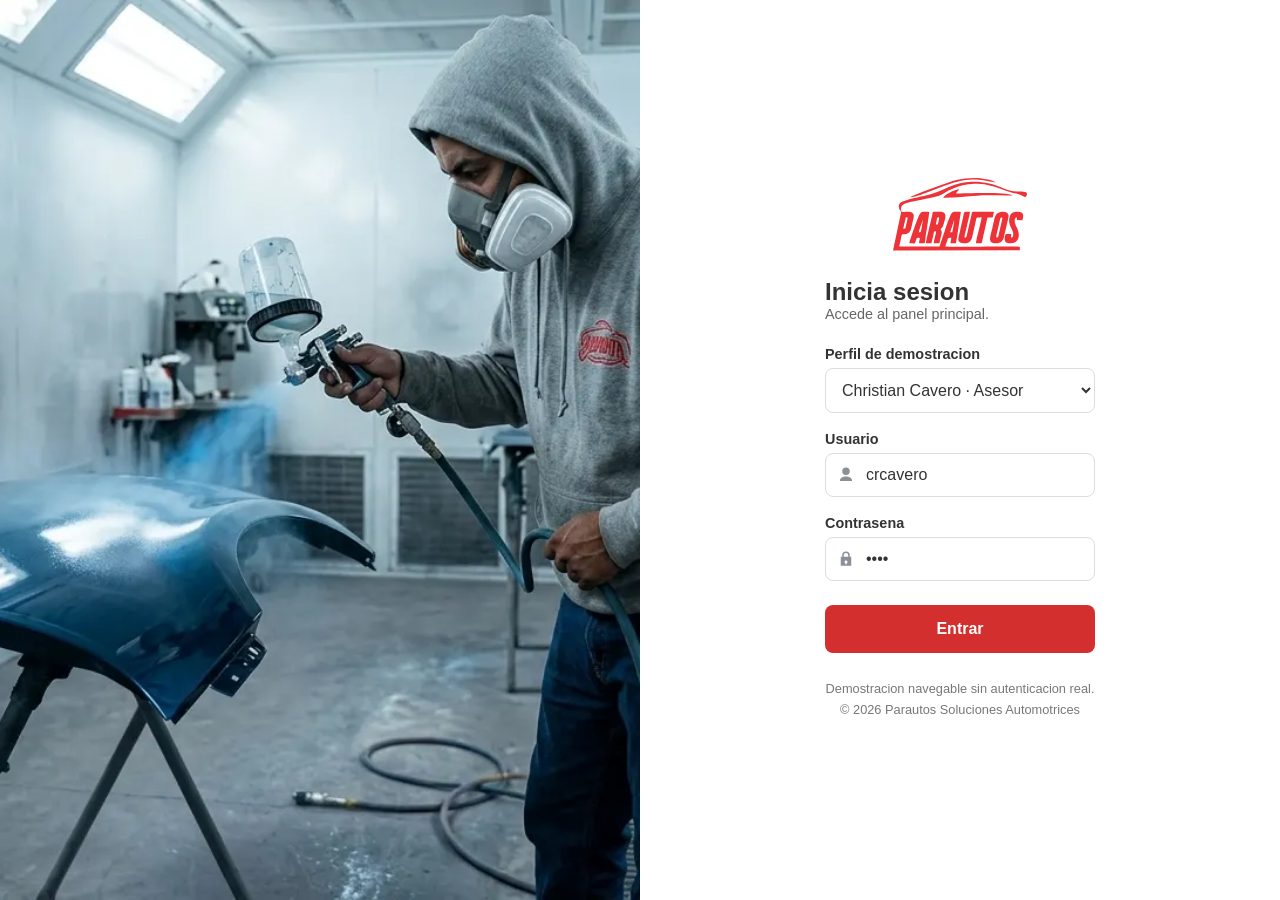
<file: index.html>
<!DOCTYPE html>
<html lang="es">
<head>
  <meta charset="UTF-8">
  <meta name="viewport" content="width=device-width, initial-scale=1.0, viewport-fit=cover">
  <title>Iniciar Sesion - PARAUTOS</title>
  <link rel="stylesheet" href="css/login.css">
</head>
<body>
  <div class="login-page">
    <div class="left-panel"><div class="left-shade"></div><div class="mobile-brand"><img src="assets/logo_parautos.svg" alt="PARAUTOS"></div></div>
    <div class="right-panel"><div class="login-box">
      <div class="desktop-brand"><div class="placeholder-logo"><img src="assets/logo_parautos.svg" height="80" alt="PARAUTOS"></div></div>
      <h2>Inicia sesion</h2><p class="lead">Accede al panel principal.</p>
      <form id="demoLogin">
        <div class="form-group"><label for="demoProfile">Perfil de demostracion</label><select id="demoProfile"><option value="crcavero">Christian Cavero · Asesor</option><option value="camaya">Carlos Amaya · Administrador</option></select></div>
        <div class="form-group"><label for="username">Usuario</label><div class="field-control"><svg class="field-icon" viewBox="0 0 24 24" aria-hidden="true"><path d="M12 12a5 5 0 1 0 0-10 5 5 0 0 0 0 10Zm0 2c-4.42 0-8 2.24-8 5v1h16v-1c0-2.76-3.58-5-8-5Z"/></svg><input type="text" id="username" value="crcavero" placeholder="Usuario" autocomplete="username" required></div></div>
        <div class="form-group"><label for="password">Contrasena</label><div class="field-control"><svg class="field-icon" viewBox="0 0 24 24" aria-hidden="true"><path d="M17 9V7a5 5 0 0 0-10 0v2H5v12h14V9h-2Zm-8-2a3 3 0 0 1 6 0v2H9V7Zm3 7a2 2 0 0 1 1 3.73V19h-2v-1.27A2 2 0 0 1 12 14Z"/></svg><input type="password" id="password" value="demo" placeholder="Contrasena" autocomplete="current-password" required></div></div>
        <button type="submit" class="btn-submit">Entrar</button>
      </form>
      <div class="footer"><p>Demostracion navegable sin autenticacion real.</p><p>&copy; 2026 Parautos Soluciones Automotrices</p></div>
    </div></div>
  </div>
  <script>
    const profiles={camaya:{id:1,idRol:1,nombres:'Carlos Amaya',nombreUsuario:'camaya',correo:'admin@parautos.pe',activo:true},crcavero:{id:2,idRol:2,nombres:'Christian Cavero',nombreUsuario:'crcavero',correo:'ccavero@parautos.pe',activo:true}};
    const profile=document.querySelector('#demoProfile'),username=document.querySelector('#username');
    profile.onchange=()=>username.value=profile.value;
    document.querySelector('#demoLogin').onsubmit=event=>{event.preventDefault();const selected=profiles[profile.value]||profiles.crcavero;localStorage.setItem('parautos-apf2-user',JSON.stringify(selected));localStorage.setItem('parautos-apf2-show-pending-alert','true');location.href='panel.html'};
  </script>
</body>
</html>
</file>
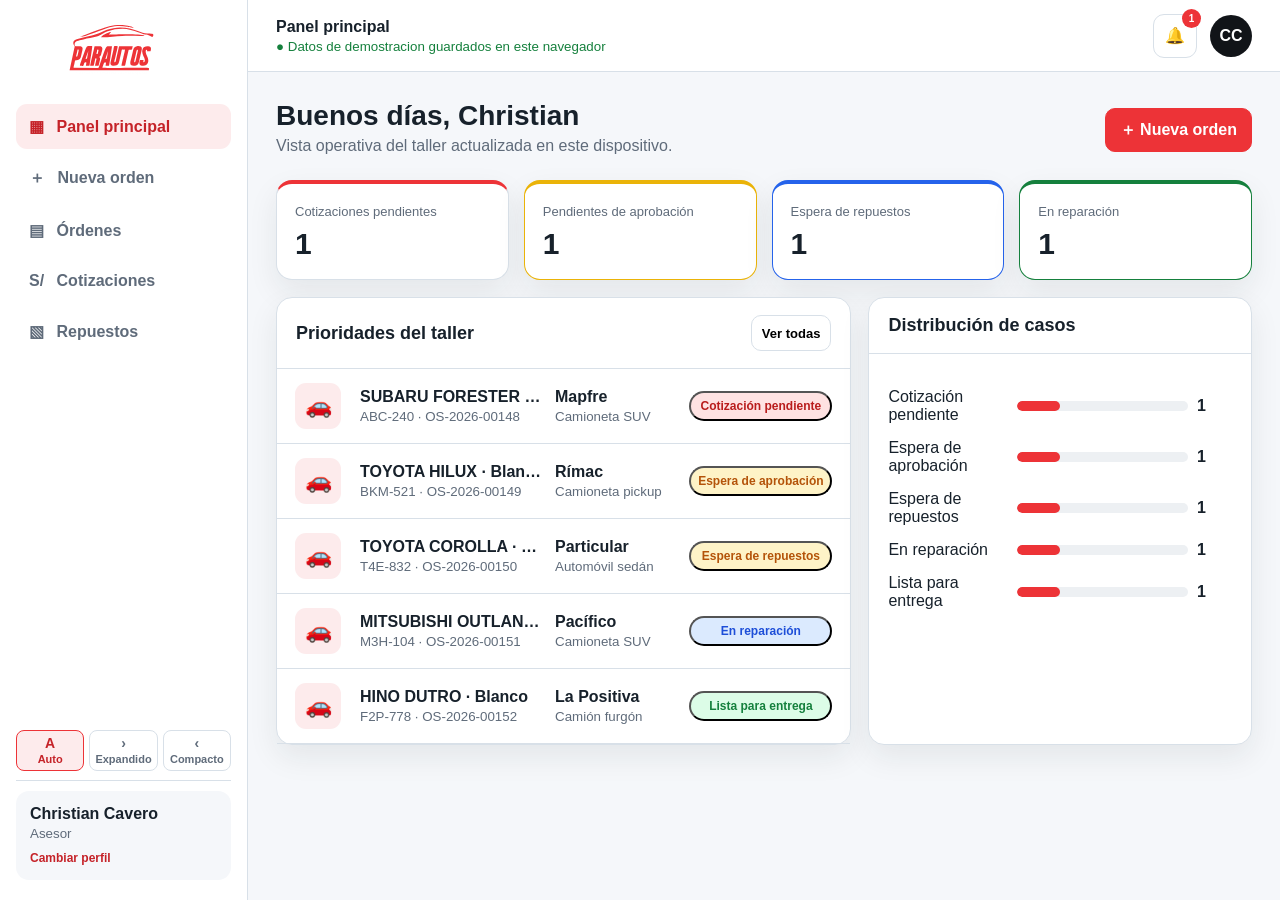
<file: panel.html>
<!doctype html><html lang="es"><head><meta charset="utf-8"><meta name="viewport" content="width=device-width,initial-scale=1,viewport-fit=cover"><meta name="theme-color" content="#fff"><title>PARAUTOS · Taller</title><link rel="stylesheet" href="styles.css"></head><body>
<div class="app-shell"><aside class="sidebar" id="appNav"><div class="sidebar-brand-row"><a class="brand" href="#dashboard"><img src="assets/logo_parautos.svg" alt="PARAUTOS"></a></div><nav><button data-route="dashboard" title="Panel principal">▦ <span>Panel principal</span></button><button data-route="new" title="Nueva orden">＋ <span>Nueva orden</span></button><button data-route="orders" title="Órdenes">▤ <span>Órdenes</span></button><button data-route="quotes" title="Cotizaciones">S/ <span>Cotizaciones</span></button><button data-route="parts" title="Repuestos">▧ <span>Repuestos</span></button><button data-route="reports" title="Reportes" data-admin-only>◫ <span>Reportes</span></button><button data-route="audit" title="Auditoría" data-admin-only>⌁ <span>Auditoría</span></button></nav><div class="sidebar-footer"><div class="sidebar-modes" role="group" aria-label="Modo del menú"><button class="sidebar-mode" data-sidebar-mode="auto" type="button" title="Modo automático"><b>A</b><span>Auto</span></button><button class="sidebar-mode" data-sidebar-mode="expanded" type="button" title="Fijar menú expandido"><b>›</b><span>Expandido</span></button><button class="sidebar-mode" data-sidebar-mode="compact" type="button" title="Fijar menú compacto"><b>‹</b><span>Compacto</span></button></div><div class="session-card"><strong>Cargando...</strong><small>...</small><a class="session-switch" href="index.html">Cambiar perfil</a></div></div></aside>
<div class="nav-scrim"></div>
<main><header class="topbar"><button class="icon-btn mobile-only" id="menuButton" aria-expanded="false" aria-controls="appNav">☰</button><div><strong id="topTitle">Panel principal</strong><small id="syncState">● Guardado local</small></div><div class="top-actions"><button class="icon-btn" id="alertButton">🔔<b id="alertCount">0</b></button><span class="avatar">--</span></div></header><div id="app"></div></main></div>
<nav class="mobile-nav"><button data-route="dashboard">▦<span>Panel</span></button><button data-route="new">＋<span>Nueva</span></button><button data-route="orders">▤<span>Órdenes</span></button><button data-route="quotes">S/<span>Cotiza.</span></button></nav><div id="toast"></div><div id="modalRoot"></div><script src="constancia.js"></script><script src="api.js"></script><script src="order-bindings.js"></script><script src="app.js"></script></body></html>
</file>
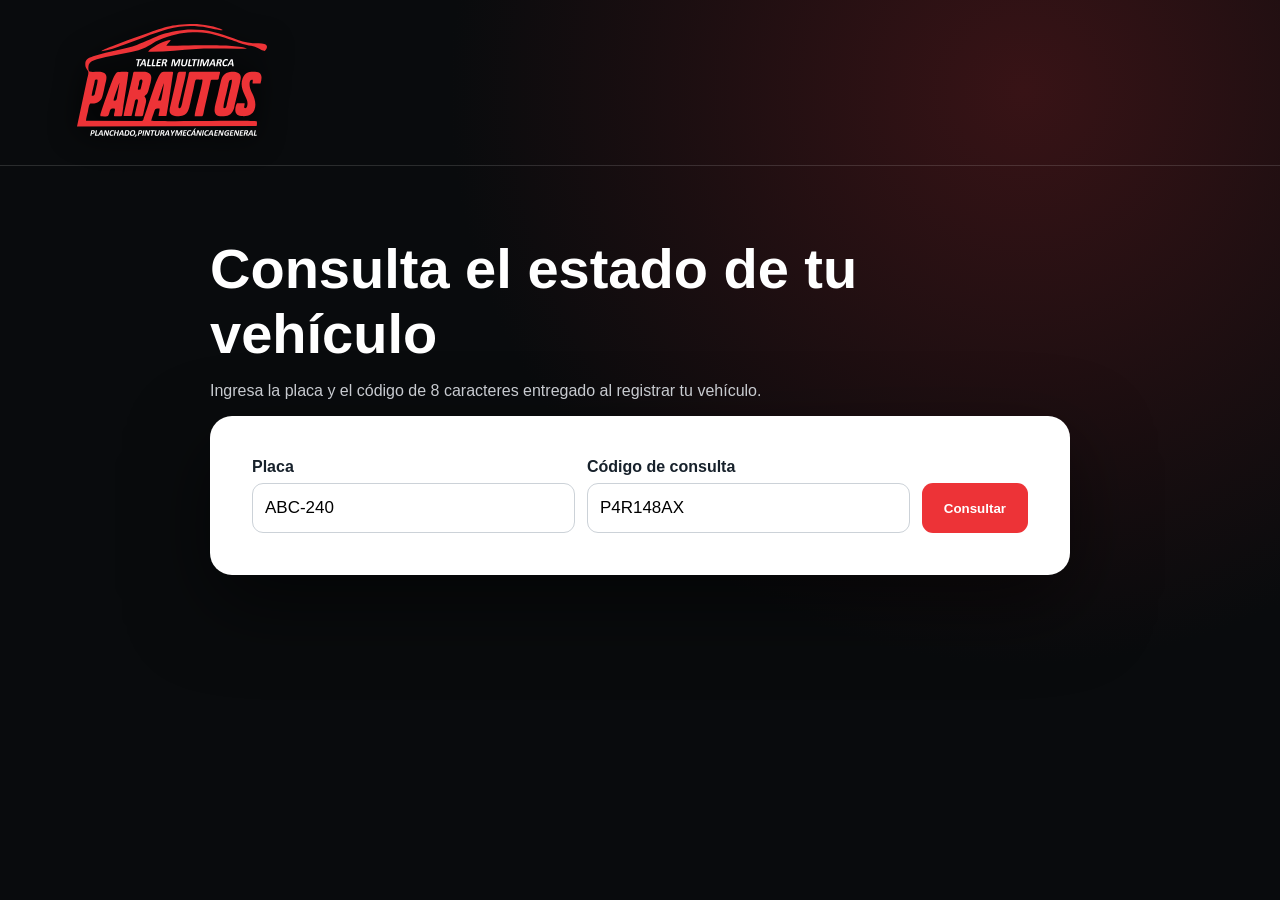
<file: seguimiento.html>
<!doctype html><html lang="es"><head><meta charset="utf-8"><meta name="viewport" content="width=device-width,initial-scale=1,viewport-fit=cover"><title>Consulta tu vehículo · PARAUTOS</title><style>:root{font-family:Inter,Segoe UI,Arial,sans-serif;color:#fff;background:#090b0d}*{box-sizing:border-box}body{margin:0;min-height:100vh;background:radial-gradient(circle at 80% 10%,#381316,#090b0d 44%)}header{padding:24px max(20px,6vw);border-bottom:1px solid #ffffff22}header img{width:190px;filter:drop-shadow(0 4px 14px #000)}main{max-width:900px;margin:auto;padding:70px 20px}h1{font-size:clamp(32px,6vw,56px);margin:0 0 12px}p{color:#c8cbd0}.card{background:#fff;color:#17212b;border-radius:22px;padding:clamp(20px,5vw,42px);box-shadow:0 30px 80px #0008}.fields{display:grid;grid-template-columns:1fr 1fr auto;gap:12px;align-items:end}label{display:grid;gap:7px;font-weight:700}input{height:50px;border:1px solid #ccd2d8;border-radius:11px;padding:12px;font-size:17px;text-transform:uppercase}button{height:50px;border:0;border-radius:11px;padding:0 22px;background:#ed3337;color:#fff;font-weight:800;cursor:pointer}.result{margin-top:28px;padding-top:25px;border-top:1px solid #e1e5e9}.progress{position:relative;display:grid;grid-template-columns:repeat(4,1fr);margin:65px 0 25px}.progress:before{content:'';position:absolute;left:10%;right:10%;top:13px;height:6px;background:#e5e7eb;border-radius:99px}.fill{position:absolute;left:10%;top:13px;height:6px;background:#ed3337;border-radius:99px;transition:.8s}.stage{z-index:1;text-align:center}.stage i{width:32px;height:32px;border-radius:50%;display:grid;place-items:center;background:#e5e7eb;margin:auto;font-style:normal;font-weight:800}.stage.done i{background:#ed3337;color:#fff}.stage span{display:block;font-size:12px;margin-top:9px}.car{position:absolute;top:-35px;font-size:30px;transform:translateX(-50%);animation:bob 1s infinite alternate}@keyframes bob{to{transform:translate(-50%,-4px)}}.terminal{padding:17px;border-radius:12px;background:#f5f7fa}.error{color:#c52228;font-weight:700}@media(max-width:650px){main{padding-top:40px}.fields{grid-template-columns:1fr}.progress{margin-top:70px}.stage span{font-size:10px}button{width:100%}}</style></head><body><header><img src="assets/logo_parautos.svg" alt="PARAUTOS"></header><main><h1>Consulta el estado de tu vehículo</h1><p>Ingresa la placa y el código de 8 caracteres entregado al registrar tu vehículo.</p><section class="card"><div class="fields"><label>Placa<input id="plate" value="ABC-240" placeholder="ABC-123"></label><label>Código de consulta<input id="code" value="P4R148AX" maxlength="8" placeholder="XXXXXXXX"></label><button id="search">Consultar</button></div><div id="result"></div></section></main><script src="seguimiento.js"></script></body></html>
</file>
<file: css/login.css>
* { box-sizing: border-box; margin: 0; padding: 0; }
body { font-family: 'Segoe UI', Tahoma, Geneva, Verdana, sans-serif; min-height: 100vh; color: #333; }

.login-page { display: flex; min-height: 100vh; }

/* ---------------------------------------------------------------- Panel izquierdo */
.left-panel {
    flex: 1;
    background: url('../assets/login-img/background.webp') no-repeat center center;
    background-size: cover;
    display: flex;
    align-items: center;
    justify-content: center;
    position: relative;
}

.left-shade { display: none; }

.mobile-brand { display: none; }

.placeholder-logo { font-size: 2rem; font-weight: bold; color: #d32f2f; margin-bottom: 20px; align-items: center; display: flex; justify-content: center; }
.placeholder-logo img { display: block; }

/* ---------------------------------------------------------------- Panel derecho */
.right-panel {
    flex: 1;
    display: flex;
    align-items: center;
    justify-content: center;
    background: #fff;
}

.login-box { width: 100%; max-width: 350px; padding: 40px; }
.lead { color: #666; font-size: .9rem; margin-bottom: 24px; }

.form-group { margin-bottom: 18px; }
.form-group label { display: block; margin-bottom: 6px; font-weight: 600; font-size: .9rem; }

.field-control { position: relative; display: flex; align-items: center; }

.field-icon {
    position: absolute;
    left: 12px;
    width: 18px;
    height: 18px;
    fill: #8b8f96;
    pointer-events: none;
}

.form-group input {
    width: 100%;
    padding: 12px 12px 12px 40px;
    border: 1px solid #ddd;
    border-radius: 8px;
    font-size: 1rem;
    font-family: inherit;
    color: #333;
    background: #fff;
}
.form-group select { width: 100%; padding: 12px; border: 1px solid #ddd; border-radius: 8px; font: inherit; color: #333; background: #fff; }
.form-group select:focus { outline: none; border-color: #d32f2f; box-shadow: 0 0 0 3px rgba(211, 47, 47, .12); }

.form-group input:focus {
    outline: none;
    border-color: #d32f2f;
    box-shadow: 0 0 0 3px rgba(211, 47, 47, .12);
}

.btn-submit {
    width: 100%;
    padding: 15px;
    background-color: #d32f2f;
    color: white;
    border: none;
    border-radius: 8px;
    cursor: pointer;
    font-weight: 600;
    font-size: 1rem;
    font-family: inherit;
    margin-top: 6px;
}

.btn-submit:hover { background-color: #b3261e; }
.btn-submit:active { transform: translateY(1px); }

.footer { margin-top: 28px; font-size: .8rem; text-align: center; color: #777; }
.footer p { margin: 6px 0; }
.footer a { color: #d32f2f; text-decoration: none; }
.footer a:hover { text-decoration: underline; }

/* ---------------------------------------------------------------- Movil */
@media (max-width: 768px) {
    body { background: #f2f3f5; }

    .login-page { flex-direction: column; min-height: 100vh; }

    /* Franja superior con la imagen del pintor */
    .left-panel {
        flex: 0 0 auto;
        width: 100%;
        height: 42vh;
        min-height: 240px;
        max-height: 340px;
        background-position: center 30%;
        align-items: center;
        justify-content: center;
    }

    /* Velo oscuro + desenfoque para que el logo se lea bien */
    .left-shade {
        display: block;
        position: absolute;
        inset: 0;
        background: linear-gradient(180deg, rgba(0,0,0,.30) 0%, rgba(0,0,0,.12) 55%, rgba(0,0,0,.38) 100%);
        backdrop-filter: blur(2px);
    }

    /* Logo centrado en ambos ejes respecto de la imagen */
    .mobile-brand {
        display: flex;
        align-items: center;
        justify-content: center;
        position: relative;
        width: 100%;
        padding: 0 16px;
    }

    .mobile-brand img { max-width: 168px; max-height: 64px; object-fit: contain; }

    .desktop-brand { display: none; }

    /* Formulario a pantalla casi completa */
    .right-panel {
        flex: 1 0 auto;
        width: 100%;
        align-items: flex-start;
        background: transparent;
        padding: 0 14px;
    }

    /* Mas aire entre la imagen de cabecera y el formulario */
    .login-box {
        max-width: 520px;
        margin: 22px auto 0;
        padding: 28px 22px calc(28px + env(safe-area-inset-bottom));
        background: #fff;
        border-radius: 18px;
        box-shadow: 0 6px 24px rgba(0, 0, 0, .08);
    }

    h2 { font-size: 1.3rem; }
    .lead { text-align: center; margin-bottom: 22px; }

    /* Campos mas altos y comodos para el pulgar */
    .form-group { margin-bottom: 20px; }
    .form-group input {
        height: 52px;
        padding: 0 14px 0 44px;
        font-size: 1rem;
    }
    .field-icon { left: 15px; width: 20px; height: 20px; }

    .btn-submit { height: 54px; margin-top: 10px; font-size: 1.05rem; }

    .footer { margin-top: 26px; font-size: .78rem; }
}

/* Pantallas muy estrechas */
@media (max-width: 360px) {
    .left-panel { height: 36vh; min-height: 200px; }
    .right-panel { padding: 0 10px; }
    .login-box { margin-top: 18px; padding: 24px 18px 26px; }
    .form-group input { height: 50px; }
    .btn-submit { height: 52px; }
}
</file>
<file: styles.css>
:root{--red:#ed3337;--dark:#c52228;--soft:#fdebec;--bg:#f5f7fa;--text:#17212b;--muted:#5f6b7a;--line:#d8e0e8;--blue:#2563eb;--green:#15803d;--amber:#b45309;--shadow:0 12px 30px #17212b14}*{box-sizing:border-box}html{font-family:Inter,Segoe UI,Arial,sans-serif;color:var(--text);background:var(--bg)}body{margin:0}button,input,select,textarea{font:inherit}button{cursor:pointer}.app-shell{min-height:100vh;display:grid;grid-template-columns:248px 1fr}.sidebar{height:100vh;position:sticky;top:0;background:#fff;border-right:1px solid var(--line);padding:20px 16px;display:flex;flex-direction:column;z-index:80}.brand{padding:5px 8px 25px}.brand img{width:175px;height:50px}.sidebar nav{display:grid;gap:6px}.sidebar nav button{border:0;background:transparent;text-align:left;padding:13px;border-radius:11px;color:var(--muted);font-weight:650}.sidebar nav button.active,.sidebar nav button:hover{background:var(--soft);color:var(--dark)}.sidebar nav span{margin-left:8px}.session-card{margin-top:auto;padding:14px;background:var(--bg);border-radius:13px}.session-card small,.topbar small{display:block;color:var(--muted);margin-top:3px}main{min-width:0}.topbar{height:72px;padding:0 28px;background:#fff;border-bottom:1px solid var(--line);position:sticky;top:0;z-index:30;display:flex;align-items:center;justify-content:space-between}.topbar #syncState{color:var(--green)}.top-actions{display:flex;align-items:center;gap:13px}.icon-btn{height:44px;min-width:44px;border:1px solid var(--line);background:#fff;border-radius:11px;position:relative}.icon-btn b{position:absolute;right:-5px;top:-6px;background:var(--red);color:#fff;border-radius:50%;font-size:10px;width:19px;height:19px;display:grid;place-items:center}.avatar{width:42px;height:42px;border-radius:50%;display:grid;place-items:center;background:#111418;color:#fff;font-weight:700}#app{padding:28px;max-width:1500px;margin:auto}.page-head,.detail-hero{display:flex;justify-content:space-between;align-items:center;gap:15px;margin-bottom:20px}.page-head h1,.detail-hero h1{margin:0;font-size:28px}.page-head p{margin:5px 0;color:var(--muted)}.btn{min-height:44px;border:1px solid var(--line);background:#fff;border-radius:10px;padding:9px 14px;font-weight:650}.btn.primary{background:var(--red);border-color:var(--red);color:#fff}.btn.primary:hover{background:var(--dark)}.btn.danger{color:var(--dark);border-color:#f1b0b2}.btn.small{min-height:36px;padding:6px 10px;font-size:13px}.btn:disabled{opacity:.45;cursor:not-allowed}.cards{display:grid;grid-template-columns:repeat(4,1fr);gap:15px}.card{background:#fff;border:1px solid var(--line);border-radius:16px;box-shadow:var(--shadow)}.metric{padding:18px;border-top:4px solid var(--red)}.metric.blue{border-color:var(--blue)}.metric.amber{border-color:#eab308}.metric.green{border-color:var(--green)}.metric small,.hint{color:var(--muted);font-size:13px}.metric strong{display:block;font-size:30px;margin-top:7px}.grid-2{display:grid;grid-template-columns:1.5fr 1fr;gap:17px;margin-top:17px}.card-header{padding:17px 19px;border-bottom:1px solid var(--line);display:flex;justify-content:space-between;align-items:center}.card-header h2{margin:0;font-size:18px}.card-body{padding:19px}.list-row{display:grid;grid-template-columns:52px minmax(0,1.5fr) minmax(0,1fr) var(--status-w,auto);gap:13px;align-items:center;padding:14px 18px;border-bottom:1px solid var(--line)}.list-row>div{min-width:0}.list-row>div>strong{display:block;overflow:hidden;text-overflow:ellipsis;white-space:nowrap}.list-row small{display:block;color:var(--muted);margin-top:3px;overflow:hidden;text-overflow:ellipsis;white-space:nowrap}.vehicle-tag{width:46px;height:46px;border-radius:11px;background:var(--soft);display:grid;place-items:center;font-size:22px}.status{display:inline-flex;align-items:center;justify-content:center;white-space:nowrap;overflow:hidden;text-overflow:ellipsis;padding:6px 9px;border-radius:99px;background:#eef1f4;font-size:12px;font-weight:700}.status-ruler{display:flex;gap:8px}.status.red{background:var(--soft);color:var(--dark)}.status.amber{background:#fff5da;color:var(--amber)}.status.blue{background:#eaf1ff;color:#174eb6}.status.green{background:#eaf7ee;color:var(--green)}.chart-row{display:grid;grid-template-columns:120px 1fr 35px;gap:9px;align-items:center;margin:15px 0}.bar{height:10px;background:#edf0f3;border-radius:99px;overflow:hidden}.bar i{display:block;height:100%;background:var(--red);border-radius:99px}.filters{display:grid;grid-template-columns:2fr repeat(3,1fr);gap:10px;margin-bottom:15px}.field{display:grid;gap:6px}.field label{font-size:14px;font-weight:650}.field input,.field select,.field textarea{width:100%;min-height:44px;border:1px solid var(--line);border-radius:10px;padding:10px 12px;background:#fff}.field textarea{min-height:88px}.form-grid{display:grid;grid-template-columns:repeat(2,1fr);gap:15px}.full{grid-column:1/-1}.important,.success-note{padding:13px 15px;border:1px solid #f2d092;background:#fffbeb;border-radius:11px;color:#794500}.success-note{border-color:#b7dec1;background:#eefaf1;color:#12642c}.wizard{padding-bottom:92px}.wizard-top{background:#fff;border:1px solid var(--line);border-radius:15px;padding:15px 17px;margin-bottom:15px;position:sticky;top:84px;z-index:12}.wizard-meta{display:flex;justify-content:space-between;gap:8px}.steps{display:grid;grid-auto-flow:column;grid-auto-columns:1fr;gap:6px;margin-top:12px}.step{height:6px;background:#e8ebef;border-radius:20px}.step.active,.step.done{background:var(--red)}.wizard-card{padding:21px}.section-title{display:flex;gap:12px;align-items:center;margin-bottom:18px}.section-title>span{width:42px;height:42px;border-radius:11px;background:var(--soft);color:var(--dark);display:grid;place-items:center;font-weight:800}.section-title h2{margin:0;font-size:20px}.wizard-actions{position:fixed;bottom:0;left:248px;right:0;background:#fffffff2;border-top:1px solid var(--line);padding:11px 28px calc(11px + env(safe-area-inset-bottom));display:flex;justify-content:space-between;gap:10px;z-index:35}.wizard-actions>div{display:flex;gap:9px}.category{border:1px solid var(--line);border-radius:13px;overflow:hidden;margin:11px 0}.category summary{display:flex;align-items:center;justify-content:space-between;gap:10px;padding:14px 15px;background:#fafbfc;font-weight:700;cursor:pointer}.category summary span{flex:none;font-size:12px;font-weight:700;color:var(--muted);background:#fff;border:1px solid var(--line);border-radius:99px;padding:2px 9px;white-space:nowrap}.check-row{display:grid;grid-template-columns:1fr auto minmax(160px,.5fr);align-items:center;gap:11px;padding:11px 13px;border-top:1px solid var(--line)}.segmented{display:flex}.segmented input{position:absolute;opacity:0}.segmented label{min-width:48px;min-height:42px;border:1px solid var(--line);display:grid;place-items:center;font-weight:700}.segmented label:first-of-type{border-radius:9px 0 0 9px}.segmented label:last-of-type{border-radius:0 9px 9px 0;border-left:0}.segmented input:checked+label{background:var(--red);border-color:var(--red);color:#fff}.check-row>input{min-height:42px;border:1px solid var(--line);border-radius:9px;padding:8px}.damage-grid{display:grid;grid-template-columns:1.6fr .7fr;gap:17px}.body-picker{display:grid;grid-template-columns:repeat(4,1fr);gap:7px;margin-bottom:12px}.body-picker button,.view-tabs button{border:1px solid var(--line);background:#fff;border-radius:9px;padding:9px;font-weight:650}.body-picker button.active,.view-tabs button.active{background:var(--soft);border-color:var(--red);color:var(--dark)}.view-tabs{display:flex;gap:7px;overflow:auto;padding-bottom:8px}.view-tabs button{white-space:nowrap}.view-tabs button.marked:after{content:' •';color:var(--blue)}.canvas-wrap{position:relative;border:1px solid var(--line);border-radius:13px;background:#fff;height:430px;overflow:hidden;touch-action:none}.canvas-wrap img{width:100%;height:100%;object-fit:contain}.canvas-wrap canvas{position:absolute;inset:0;width:100%;height:100%;touch-action:none;cursor:crosshair}.canvas-tools{display:flex;justify-content:space-between;gap:7px;margin-top:9px}.upload{border:2px dashed var(--line);border-radius:13px;padding:20px;text-align:center;background:#fafbfc;display:block;cursor:pointer;transition:background .15s,border-color .15s,transform .1s}
.upload:hover{background:#eef2f7;border-color:var(--muted)}
.upload:active{background:#e3e9f1;transform:scale(.995)}
.upload:focus-within{outline:2px solid var(--red);outline-offset:2px}
.upload.is-full{cursor:not-allowed;background:#f4f6f8;border-color:#e5e9ee}
.upload.is-full:hover{background:#f4f6f8;border-color:#e5e9ee}.upload input{position:absolute;width:1px;height:1px;opacity:0;pointer-events:none}.photo-grid{display:grid;grid-template-columns:repeat(auto-fill,minmax(104px,1fr));gap:8px;margin-top:12px}
.photo-empty{grid-column:1/-1;text-align:center;color:var(--muted);font-size:13px;padding:20px 12px;border:1px dashed var(--line);border-radius:11px;background:#fafbfc}.photo{aspect-ratio:1;border:1px solid var(--line);border-radius:9px;overflow:hidden;position:relative}.photo img{width:100%;height:100%;object-fit:cover}.photo button{position:absolute;right:4px;top:4px;width:32px;height:32px;border:0;border-radius:50%;background:#17212bd9;color:#fff;font-size:18px;line-height:1;display:grid;place-items:center;cursor:pointer;transition:background .15s,transform .1s}
.photo button:hover{background:var(--red)}
.photo button:active{transform:scale(.88)}
.photo button:focus-visible{outline:2px solid #fff;outline-offset:1px}
.photo button::after{content:'';position:absolute;inset:-6px}.signature{border:1px solid var(--line);border-radius:13px;background:#fff}.signature canvas{display:block;width:100%;height:190px;touch-action:none}.summary-grid{display:grid;grid-template-columns:repeat(2,1fr);gap:12px}.summary-box{border:1px solid var(--line);border-radius:11px;padding:14px}.tabs{display:flex;overflow:auto;border-bottom:1px solid var(--line);margin-bottom:15px}.tab{border:0;background:transparent;padding:12px 15px;font-weight:700;white-space:nowrap}.tab.active{color:var(--dark);border-bottom:3px solid var(--red)}.table-wrap{overflow:auto}.data-table{width:100%;min-width:700px;border-collapse:collapse}.data-table th,.data-table td{padding:10px;border-bottom:1px solid var(--line);text-align:left}.data-table th{font-size:12px;color:var(--muted);background:#fafbfc}.data-table input,.data-table select{width:100%;border:1px solid transparent;border-radius:7px;padding:8px;background:#fff}.data-table input:focus{outline:2px solid #f7b1b3}.quote-total{display:flex;justify-content:flex-end;gap:25px;font-size:20px;padding:17px}.toggle-row{display:flex;justify-content:space-between;align-items:center;gap:12px;padding:12px;border:1px solid var(--line);border-radius:11px;margin-bottom:14px}.mark-all-row{display:flex;align-items:center;gap:10px;padding:11px 0 13px;border-bottom:1px solid var(--line)}.part-check{display:inline-flex;align-items:center;gap:9px;cursor:pointer}.part-check input{width:20px;height:20px;flex:none;margin:0;accent-color:var(--red);cursor:pointer}.part-check span{font-size:14px;white-space:nowrap}.part-check input:disabled{cursor:not-allowed}.control-check{display:flex;align-items:flex-start;gap:11px;min-height:44px;padding:11px 2px;border-bottom:1px solid var(--line);cursor:pointer}
.control-check input{width:20px;height:20px;flex:none;margin:1px 0 0;accent-color:var(--red);cursor:pointer}
.control-check input:disabled{cursor:not-allowed}
.control-check span{font-size:14px;line-height:1.35}.modal-backdrop{position:fixed;inset:0;background:#0c1014aa;display:grid;place-items:center;padding:17px;z-index:100}.modal{width:min(800px,100%);max-height:92vh;overflow:auto;background:#fff;border-radius:17px}.modal-head{padding:17px 19px;border-bottom:1px solid var(--line);display:flex;justify-content:space-between;align-items:center}.modal-body{padding:19px}.doc-preview{background:#e5e7eb;padding:16px}.a4{background:#fff;width:min(100%,794px);min-height:1000px;margin:auto;position:relative;overflow:hidden;padding:30mm 14.9mm 15mm;box-shadow:0 5px 22px #0002;font-family:Calibri,'Segoe UI',Arial,sans-serif;color:#231f20}.doc-logo{position:absolute;left:14.9mm;top:9.8mm;width:24.2mm;height:auto}.doc-title{position:absolute;right:14.9mm;top:17.9mm;width:154.3mm;margin:0;padding:0;border:0;text-align:right;font-size:12pt;font-weight:700;line-height:1;white-space:nowrap}
.doc-rule{position:absolute;left:40.6mm;top:22.84mm;width:154.3mm;height:.69mm;background:#221e1f}
.doc-note{border:.25mm solid #231f20;border-radius:1mm;padding:3mm 4mm;font-size:9pt;line-height:1.3;margin-top:6mm}.doc-table{width:100%;border-collapse:collapse;margin-top:16px}.doc-table td,.doc-table th{border:1px solid #bcc3ca;padding:7px}.mobile-nav,.mobile-only{display:none}.nav-scrim{display:none}.empty{text-align:center;color:var(--muted);padding:30px}#toast{position:fixed;right:18px;bottom:76px;background:#17212b;color:#fff;padding:12px 16px;border-radius:11px;z-index:200;opacity:0;transform:translateY(10px);transition:.2s;pointer-events:none}#toast.show{opacity:1;transform:none}.offline{color:var(--amber)!important}.flag-meter{display:flex;align-items:center;gap:12px;margin:0 0 18px}.flag-meter b{font-size:15px;min-width:48px}.flag-meter .bar{flex:1;max-width:280px}.flag-groups{column-count:2;column-gap:14px}.flag-group{break-inside:avoid;display:inline-block;width:100%;border:1px solid var(--line);border-radius:13px;background:#fff;margin:0 0 12px;overflow:hidden}.flag-group>header{display:flex;align-items:center;justify-content:space-between;gap:10px;padding:11px 15px;background:#fafbfc;border-bottom:1px solid var(--line);font-weight:700;font-size:14px}.flag-group>header em{flex:none;font-style:normal;font-size:12px;font-weight:700;color:var(--muted);background:#fff;border:1px solid var(--line);border-radius:99px;padding:2px 9px;white-space:nowrap}.flag-row{display:flex;align-items:flex-start;gap:11px;min-height:44px;padding:10px 15px;border-top:1px solid var(--line);cursor:pointer}.flag-list .flag-row:first-child{border-top:0}.flag-row:hover{background:#f7f9fb}.flag-row.on{background:var(--soft)}.flag-row input[type=checkbox]{width:20px;height:20px;flex:none;margin:1px 0 0;accent-color:var(--red);cursor:pointer}.flag-row>span{font-size:14px;line-height:1.35}.flag-preview{margin-top:6px;padding:15px 17px;border:1px solid var(--line);border-radius:13px;background:#fafbfc}.flag-preview h3{margin:0 0 3px;font-size:14px}.flag-preview p{margin:9px 0 0;font-size:13.5px;line-height:1.5;color:var(--text)}@media(max-width:980px){.flag-groups{column-count:1}.app-shell{grid-template-columns:1fr}.sidebar{position:fixed;left:-270px;width:248px;transition:.2s}.sidebar.open{left:0;box-shadow:20px 0 50px #0004}.nav-scrim{display:block;position:fixed;inset:0;z-index:70;background:#0c101466;opacity:0;pointer-events:none;transition:opacity .2s}.sidebar.open ~ .nav-scrim{opacity:1;pointer-events:auto}.mobile-only{display:block}.topbar{padding:0 13px}.topbar>div:first-of-type{margin-right:auto;margin-left:9px}#app{padding:15px 11px 100px}.cards{grid-template-columns:repeat(2,1fr)}.grid-2,.damage-grid{grid-template-columns:1fr}.wizard-actions{left:0;bottom:65px;padding:9px 11px calc(9px + env(safe-area-inset-bottom))}#toast{bottom:135px}.mobile-nav{position:fixed;display:grid;grid-template-columns:repeat(4,1fr);bottom:0;left:0;right:0;background:#fff;border-top:1px solid var(--line);padding:6px 5px calc(6px + env(safe-area-inset-bottom));z-index:40}.mobile-nav button{border:0;background:transparent;min-height:48px;color:var(--muted);font-weight:700}.mobile-nav span{display:block;font-size:10px}.mobile-nav .active{color:var(--red)}.body-picker{grid-template-columns:repeat(2,1fr)}.canvas-wrap{height:360px}}@media(max-width:640px){.page-head{align-items:flex-start}.page-head h1{font-size:23px}.cards{gap:9px}.metric{padding:13px}.metric strong{font-size:24px}.filters,.form-grid,.summary-grid{grid-template-columns:1fr}.full{grid-column:auto}.wizard-card{padding:15px}.wizard-top{top:77px}.check-row{grid-template-columns:1fr auto}.check-row>input{grid-column:1/-1}.canvas-wrap{height:285px}.canvas-tools{flex-wrap:wrap}.list-row{grid-template-columns:44px minmax(0,1fr) auto}.list-row>div:nth-child(3){display:none}.detail-hero{align-items:flex-start;flex-direction:column}.avatar{display:none}.draft-label{display:none}.a4{padding:30mm 6mm 8mm;min-height:auto}}@media print{body>*{display:none!important}#modalRoot{display:block!important}.sh-preview{background:#fff!important;padding:0!important;overflow:visible!important}.sh-modal{width:100%!important;max-height:none!important;overflow:visible!important}.sheet{box-shadow:none!important;margin:0!important;width:210mm!important;height:297mm!important;break-after:avoid;page-break-after:avoid}.modal-backdrop{position:static;background:#fff;padding:0}.modal{max-height:none;overflow:visible;width:100%}.modal-head{display:none}.modal-body,.doc-preview{padding:0;background:#fff}.a4{width:100%;min-height:0;box-shadow:none}@page{size:A4;margin:0}}

/* ---- Hoja "CHECKLIST DE SERVICIO" (constancia de recepcion) ---- */
.sh-modal{width:min(900px,100%)}
.sh-preview{background:#5b6068;padding:14px;overflow:auto}
.sheet{position:relative;width:210mm;height:297mm;margin:0 auto;background:#fff;color:#231f20;font-family:Calibri,'Segoe UI',Arial,sans-serif;font-size:9pt;line-height:1;overflow:hidden;box-shadow:0 6px 26px #0006}
.sheet *{box-sizing:border-box}
.sh-logo{position:absolute;left:14.9mm;top:9.8mm;width:24.2mm;height:auto}
.sh-title{position:absolute;right:14.9mm;top:18.71mm;margin:0;font-size:12pt;font-weight:700}
.sh-rule{position:absolute;left:40.6mm;top:22.84mm;width:154.3mm;height:.69mm;background:#221e1f}
.sh-bar{position:absolute;left:14.93mm;width:180mm;background:#221e1f;print-color-adjust:exact;-webkit-print-color-adjust:exact;color:#fff;display:flex;align-items:center;justify-content:space-around;font-size:11pt;font-weight:700;border-radius:.7mm}
.sh-bar-1{top:41.69mm;height:7.58mm;justify-content:flex-start}
.sh-bt{position:absolute;left:0;right:0;text-align:center;white-space:nowrap;transform:translateY(1mm)}
.sh-bar-1 .sh-bt{transform:translateX(-50%) translateY(.85mm)}
.sh-bar-1 .sh-bt:nth-of-type(1){left:30.9mm}
.sh-bar-1 .sh-bt:nth-of-type(2){left:104.7mm}
.sh-bar-2 .sh-bt,.sh-bar-3 .sh-bt,.sh-bar-4 .sh-bt{transform:translateY(1.02mm)}
.sh-bar-2{top:93.31mm;height:5.71mm}
.sh-bar-3{top:163.53mm;height:5.71mm}
.sh-bar-4{top:229.95mm;height:5.71mm}
.sh-bar-5{top:271.29mm;height:5.71mm;font-size:9.5pt;justify-content:flex-start;padding-left:22mm;gap:0}
.sh-foot-sp{flex:1}
.sh-foot-i{font-style:normal;margin-right:2.4mm}
.sh-brands{position:absolute;left:14.9mm;top:277.6mm;width:180mm;height:auto}
.sh-f{position:absolute;display:flex;align-items:flex-end;gap:1.6mm;font-size:9pt}
.sh-lab{white-space:nowrap}
.sh-val{flex:1;border-bottom:.25mm solid #231f20;height:3.4mm;overflow:hidden;white-space:nowrap}
.sh-d{display:inline-block;min-width:6mm;border-bottom:.25mm solid #231f20;text-align:center}
.sh-d b{font-weight:400}
.sh-sl{display:inline-block;width:2.2mm;text-align:center}
.sh-obs{position:absolute;left:28.6mm;top:76.4mm;font-size:9pt;white-space:nowrap}
.sh-obs-body{position:absolute;left:55mm;top:76.5mm;width:140mm;height:15mm;font-size:8pt;line-height:1.2;overflow:hidden;word-break:break-word}
.sh-inv{position:absolute;left:14.93mm;top:99.02mm;width:180mm}
.sh-inv-head,.sh-inv-body{display:grid;grid-template-columns:repeat(4,45mm)}
.sh-hg,.sh-cg{display:grid;grid-template-columns:32.1mm 6.45mm 6.45mm;grid-auto-rows:5.12mm}
.sh-hg i{border:.25mm solid #231f20;border-bottom:0;font-style:normal}
.sh-hg i:first-child{border-left:0}
.sh-hg i:nth-child(2){background:#221e1f;color:#fff;font-size:7.5pt;display:grid;place-items:center;font-weight:700}
.sh-hg i:last-child{background:#221e1f;color:#fff;font-size:7.5pt;display:grid;place-items:center;font-weight:700;border-right:0}
.sh-ci{border:.25mm solid #231f20;font-style:normal;font-size:6.9pt;padding:0 1mm;display:flex;align-items:center;overflow:hidden;white-space:nowrap;text-overflow:ellipsis}
.sh-cg .sh-ci:first-child{border-left:0}
.sh-cg .sh-ci:nth-child(3n+2){border-left:0;border-right:0}
.sh-cg .sh-ci:nth-child(3n){border-left:0;border-right:0}
.sh-cg .sh-ci:last-child{border-right:0}
.sh-cell{border:.25mm solid #231f20}
.sh-cg .sh-cell:nth-child(3n+2){border-left:0;border-right:0}
.sh-cg .sh-cell:last-child{border-right:0}
.sh-on{background:#221e1f;print-color-adjust:exact;-webkit-print-color-adjust:exact;}
.sh-body{position:absolute;left:14.93mm;top:171.19mm;width:136.5mm;height:56.46mm;border:.5mm solid #231f20;overflow:hidden}
.sh-view{position:absolute}
.sh-view img{width:100%;height:100%;display:block}
.sh-view svg{position:absolute;inset:0;width:100%;height:100%}
.sh-view polyline{fill:none;stroke:#2563eb;stroke-width:1.1;stroke-linecap:round;stroke-linejoin:round;vector-effect:non-scaling-stroke}
.sh-view-rear{left:1.2mm;top:1.6mm;width:29mm}
.sh-view-top{left:33.4mm;top:1.2mm;width:69.7mm}
.sh-view-front{right:1.2mm;top:1.6mm;width:29mm}
.sh-view-left{left:1.2mm;bottom:1.4mm;width:65.5mm}
.sh-view-right{right:1.2mm;bottom:1.4mm;width:65.5mm}
.sh-side{position:absolute;left:152.92mm;top:171.19mm;width:42mm;height:56.46mm;display:grid;grid-template-rows:13.92mm 12.45mm 1fr;gap:1.2mm}
.sh-box{border:.5mm solid #231f20;position:relative;padding:1mm}
.sh-box-t{position:absolute;left:0;right:0;text-align:center;font-size:11pt;font-weight:700;line-height:1}
.sh-box-fuel .sh-box-t{top:1.87mm}
.sh-box-km .sh-box-t{top:2.4mm}
.sh-box-fuel .sh-fuel-ticks{position:absolute;left:6.6mm;right:5.6mm;top:7.9mm;height:4.5mm;display:flex;justify-content:space-between;align-items:stretch}
.sh-tick{width:.6mm;background:#231f20}
.sh-tick-on{width:1.2mm;background:#ed3337}
.sh-fuel-e,.sh-fuel-f{position:absolute;top:7.2mm;font-size:9pt}
.sh-fuel-e{left:2.6mm}
.sh-fuel-f{right:2.6mm}
.sh-km-row{position:absolute;left:1.6mm;right:1.6mm;bottom:.6mm;height:5.1mm;display:grid;grid-template-columns:repeat(8,1fr)}
.sh-km{border:.25mm solid #231f20;display:grid;place-items:center;font-style:normal;font-size:9pt}
.sh-km:not(:first-child){border-left:0}
.sh-sign-cap{font-size:5.2pt;font-weight:700;text-align:center;line-height:1.25;padding:0 1mm}
.sh-sign-img{position:absolute;left:3mm;width:calc(100% - 6mm);bottom:5mm;height:13mm;object-fit:contain}
.sh-sign-lb{position:absolute;left:0;right:0;bottom:1.1mm;text-align:center;font-size:8.1pt;font-weight:700}
.sh-terms{position:absolute;left:14.93mm;top:236.9mm;width:180mm;margin:0;font-size:7.9pt;line-height:1.2;text-align:justify;height:33.4mm;overflow:hidden}
.damage-label{font-size:12px;font-weight:800;letter-spacing:.04em;text-transform:uppercase;color:var(--muted);margin:16px 0 7px}.damage-view-mobile,.damage-fullscreen-head,.damage-fullscreen-nav,.rotate-device{display:none}.damage-expand{margin-top:14px}.damage-editor.is-fullscreen{position:fixed;inset:0;z-index:500;background:var(--bg);padding:max(12px,env(safe-area-inset-top)) max(12px,env(safe-area-inset-right)) max(12px,env(safe-area-inset-bottom)) max(12px,env(safe-area-inset-left));display:grid;grid-template-rows:auto minmax(0,1fr) auto auto;gap:10px}.damage-editor.is-fullscreen .damage-fullscreen-head,.damage-editor.is-fullscreen .damage-fullscreen-nav{display:flex}.damage-fullscreen-head{align-items:center;justify-content:space-between;gap:12px}.damage-fullscreen-head small{display:block;color:var(--muted);font-size:12px}.damage-fullscreen-head strong{font-size:15px}.damage-editor.is-fullscreen .canvas-wrap{min-height:0;height:auto;margin:0;background:#fff;display:grid;place-items:center}.damage-editor.is-fullscreen .canvas-wrap img{max-width:100%;max-height:100%;width:auto;height:auto;object-fit:contain}.damage-fullscreen-nav{align-items:center;justify-content:space-between;gap:8px}.damage-fullscreen-nav strong{font-size:13px;white-space:nowrap}.damage-editor.is-fullscreen .canvas-tools{display:flex;align-items:center;justify-content:space-between;gap:8px;margin:0}.damage-editor.is-fullscreen .canvas-tools .hint{display:none}.damage-editor.is-fullscreen .canvas-tools>div{display:flex;gap:6px}.rotate-device{display:none}.damage-editor.needs-landscape .rotate-device{position:absolute;inset:0;z-index:2;display:flex;flex-direction:column;align-items:center;justify-content:center;gap:8px;padding:24px;text-align:center;background:#17212be8;color:#fff}.damage-editor.needs-landscape .rotate-device strong{font-size:20px}.damage-editor.needs-landscape .rotate-device span{font-size:14px;max-width:260px}.damage-editor.needs-landscape #damageCanvas{pointer-events:none}.damage-editor.needs-landscape .canvas-wrap>img{opacity:.18;filter:blur(2px)}body.damage-editor-open{overflow:hidden}@media(max-width:700px){.damage-label{margin-top:14px}.body-picker{display:grid;grid-template-columns:repeat(2,minmax(0,1fr));gap:7px}.body-picker button{width:100%;margin:0;padding:10px 7px;font-size:14px}.view-tabs{display:none}.damage-view-mobile{display:flex;align-items:center;justify-content:space-between;gap:8px;margin:13px 0 9px;padding:10px 11px;border:1px solid var(--line);border-radius:11px;background:#fafbfc}.damage-view-mobile small{display:block;color:var(--muted);font-size:11px}.damage-view-mobile strong{font-size:14px}.damage-view-mobile>div:last-child{display:flex;gap:5px}.damage-view-mobile .btn{padding:8px;font-size:12px}.damage-editor:not(.is-fullscreen) .canvas-wrap{min-height:260px;max-height:42vh}.damage-expand{width:100%;min-height:46px}.wizard{padding-bottom:132px}.damage-editor.is-fullscreen{padding:12px}.damage-editor.is-fullscreen .canvas-tools{flex-direction:column;align-items:stretch}.damage-editor.is-fullscreen .canvas-tools>div{justify-content:space-between}.damage-editor.is-fullscreen .canvas-tools .btn{flex:1;padding:9px 6px;font-size:12px}.damage-fullscreen-nav .btn{padding:10px 8px;font-size:12px}.damage-fullscreen-head{padding:0 2px}.damage-editor.needs-landscape .canvas-wrap{min-height:0}}
.report-actions .card-body{display:grid;gap:10px}.report-choice{border:1px solid var(--line);background:#fff;border-radius:11px;padding:14px;text-align:left;display:grid;gap:4px}.report-choice:hover{border-color:var(--red);background:var(--soft)}.report-choice strong{font-size:15px}.report-choice span{font-size:13px;color:var(--muted)}.report-choice b{font-size:13px;color:var(--dark);margin-top:3px}.report-toolbar{display:flex;align-items:center;justify-content:space-between;gap:12px;margin:0 0 14px}.report-toolbar>div{display:flex;gap:8px;flex-wrap:wrap}@media(max-width:700px){.report-toolbar{align-items:stretch;flex-direction:column}.report-toolbar>div{display:grid;grid-template-columns:1fr 1fr}.report-toolbar .btn{padding:10px 6px;font-size:12px}.report-filters{grid-template-columns:1fr}}
.session-switch{display:inline-block;margin-top:10px;color:var(--dark);font-size:12px;font-weight:700;text-decoration:none}.session-switch:hover{text-decoration:underline}
.quote-controls{display:flex;align-items:center;justify-content:space-between;gap:16px;margin-bottom:18px}.quote-controls .quote-no-parts{flex:1;margin:0}.currency-switch{display:flex;align-items:center;gap:4px;margin:0;padding:4px;border:1px solid var(--line);border-radius:11px;background:#f8fafc}.currency-switch legend{position:absolute;width:1px;height:1px;overflow:hidden;clip:rect(0 0 0 0);white-space:nowrap}.currency-switch label{position:relative;cursor:pointer}.currency-switch input{position:absolute;opacity:0;pointer-events:none}.currency-switch span{display:block;padding:8px 11px;border-radius:8px;color:var(--muted);font-size:13px;font-weight:700;white-space:nowrap}.currency-switch input:checked+span{background:#fff;color:var(--dark);box-shadow:0 1px 4px #17212b1f}.currency-switch input:focus-visible+span{outline:2px solid var(--red);outline-offset:2px}.case-evidence,.diagnosis-summary{margin-top:16px}.card-header small{display:block;margin-top:3px;color:var(--muted);font-size:12px;font-weight:400}.case-photo-grid{display:grid;grid-template-columns:repeat(auto-fill,minmax(105px,1fr));gap:10px}.case-photo{position:relative;aspect-ratio:1;border:1px solid var(--line);border-radius:10px;overflow:hidden;padding:0;background:#fff}.case-photo:hover,.diagnosis-photo:hover{border-color:var(--red)}.case-photo img{width:100%;height:100%;object-fit:cover;display:block}.case-photo span{position:absolute;right:6px;bottom:6px;min-width:22px;height:22px;border-radius:50%;display:grid;place-items:center;background:#17212bd9;color:#fff;font-size:12px;font-weight:700}.case-empty{padding:18px;border:1px dashed var(--line);border-radius:10px;color:var(--muted);font-size:14px}.diagnosis-content{display:grid;grid-template-columns:minmax(0,1fr) minmax(250px,.8fr);gap:22px}.diagnosis-content h3{margin:0 0 8px;font-size:14px}.diagnosis-content p{margin:0;white-space:pre-wrap;line-height:1.5}.diagnosis-photo-wrap{min-width:0}.diagnosis-photo{width:100%;display:block;padding:0;border:1px solid var(--line);border-radius:10px;overflow:hidden;background:#fff;text-align:left}.diagnosis-photo img{width:100%;display:block;max-height:300px;object-fit:contain;background:#f8fafc}.diagnosis-photo span{display:block;padding:9px 11px;color:var(--dark);font-size:13px;font-weight:700}.case-media-modal{width:min(1000px,100%)}.case-media-modal .modal-body{display:grid;place-items:center;background:#f1f5f9}.case-media-modal img{display:block;max-width:100%;max-height:75vh;object-fit:contain}@media(max-width:700px){.quote-controls{align-items:stretch;flex-direction:column}.quote-controls .quote-no-parts{width:100%}.currency-switch{align-self:flex-end}.diagnosis-content{grid-template-columns:1fr}.case-photo-grid{grid-template-columns:repeat(auto-fill,minmax(88px,1fr))}}
.parts-filter-panel{margin:0 0 14px;padding:16px;border:1px solid var(--line);border-radius:14px;background:#fff}.parts-filters{grid-template-columns:repeat(3,minmax(0,1fr));margin:0}.parts-filters label{display:grid;gap:5px;font-size:12px;font-weight:700;color:var(--muted)}.parts-filters input,.parts-filters select{min-height:39px;border:1px solid var(--line);border-radius:8px;padding:7px;background:#fff;color:var(--text)}.parts-result-bar{display:flex;align-items:center;justify-content:space-between;gap:12px;margin-top:13px;padding-top:12px;border-top:1px solid var(--line);color:var(--muted)}.parts-workbench{margin-bottom:24px}.parts-workbench .data-table{min-width:1500px}.parts-workbench td{vertical-align:top;font-size:13px}.parts-workbench td>small,.parts-workbench td>strong{display:block;margin-bottom:5px}.parts-workbench td small{color:var(--muted);line-height:1.35}.parts-workbench input,.parts-workbench select{min-width:130px;margin:0 0 5px;border:1px solid var(--line);border-radius:7px;padding:7px;background:#fff}.parts-workbench select{max-width:170px}.parts-workbench input[type=number]{width:74px;min-width:74px}.text-btn{padding:0;border:0;background:transparent;color:var(--dark);font-size:12px;font-weight:700;text-decoration:underline}.parts-metrics{margin-bottom:14px}.status.red{background:#fee2e2;color:#b91c1c}.status.blue{background:#dbeafe;color:#1d4ed8}.status.amber{background:#fef3c7;color:#b45309}.status.green{background:#dcfce7;color:#15803d}@media(max-width:900px){.parts-filters{grid-template-columns:repeat(2,minmax(0,1fr))}}@media(max-width:560px){.parts-filters{grid-template-columns:1fr}.parts-result-bar{align-items:stretch;flex-direction:column}.parts-result-bar .btn{width:100%}}
.sidebar-brand-row{display:flex;align-items:flex-start;justify-content:space-between;gap:8px}.sidebar-brand-row .brand{min-width:0;flex:1}.sidebar-tools{display:flex;gap:4px;padding-top:5px}.sidebar-tool{width:32px;height:32px;border:1px solid var(--line);border-radius:8px;background:#fff;color:var(--muted);font-size:13px;line-height:1}.sidebar-tool:hover,.sidebar-tool.active{border-color:var(--red);background:var(--soft);color:var(--dark)}.app-shell{transition:grid-template-columns .2s ease}.sidebar{transition:width .2s ease,padding .2s ease,box-shadow .2s ease}.app-shell.sidebar-collapsed{grid-template-columns:76px 1fr}.app-shell.sidebar-collapsed .sidebar{width:76px;padding:20px 10px;overflow:visible}.app-shell.sidebar-collapsed .sidebar-brand-row{justify-content:center}.app-shell.sidebar-collapsed .brand{flex:0;padding:5px 0 25px}.app-shell.sidebar-collapsed .brand img{width:48px;height:50px;object-fit:contain}.app-shell.sidebar-collapsed .sidebar-tools{position:absolute;top:9px;left:calc(100% + 8px);padding:0;z-index:1}.app-shell.sidebar-collapsed .sidebar-tool:not(#sidebarToggle){display:none}.app-shell.sidebar-collapsed .sidebar nav button{display:grid;place-items:center;padding:13px 6px;font-size:17px}.app-shell.sidebar-collapsed .sidebar nav span,.app-shell.sidebar-collapsed .session-card strong,.app-shell.sidebar-collapsed .session-card small,.app-shell.sidebar-collapsed .session-switch{display:none}.app-shell.sidebar-collapsed .session-card{padding:9px;margin:0;background:transparent}.app-shell.sidebar-collapsed:not(.sidebar-pinned) .sidebar:hover,.app-shell.sidebar-collapsed:not(.sidebar-pinned) .sidebar:focus-within{width:248px;padding:20px 16px;box-shadow:10px 0 24px #17212b18}.app-shell.sidebar-collapsed:not(.sidebar-pinned) .sidebar:hover .sidebar-brand-row,.app-shell.sidebar-collapsed:not(.sidebar-pinned) .sidebar:focus-within .sidebar-brand-row{justify-content:space-between}.app-shell.sidebar-collapsed:not(.sidebar-pinned) .sidebar:hover .brand,.app-shell.sidebar-collapsed:not(.sidebar-pinned) .sidebar:focus-within .brand{flex:1;padding:5px 8px 25px}.app-shell.sidebar-collapsed:not(.sidebar-pinned) .sidebar:hover .brand img,.app-shell.sidebar-collapsed:not(.sidebar-pinned) .sidebar:focus-within .brand img{width:175px}.app-shell.sidebar-collapsed:not(.sidebar-pinned) .sidebar:hover .sidebar-tools,.app-shell.sidebar-collapsed:not(.sidebar-pinned) .sidebar:focus-within .sidebar-tools{position:static;padding-top:5px}.app-shell.sidebar-collapsed:not(.sidebar-pinned) .sidebar:hover .sidebar-tool:not(#sidebarToggle),.app-shell.sidebar-collapsed:not(.sidebar-pinned) .sidebar:focus-within .sidebar-tool:not(#sidebarToggle){display:block}.app-shell.sidebar-collapsed:not(.sidebar-pinned) .sidebar:hover .sidebar nav button,.app-shell.sidebar-collapsed:not(.sidebar-pinned) .sidebar:focus-within .sidebar nav button{display:block;padding:13px;font-size:inherit}.app-shell.sidebar-collapsed:not(.sidebar-pinned) .sidebar:hover .sidebar nav span,.app-shell.sidebar-collapsed:not(.sidebar-pinned) .sidebar:focus-within .sidebar nav span{display:inline}.app-shell.sidebar-collapsed:not(.sidebar-pinned) .sidebar:hover .session-card,.app-shell.sidebar-collapsed:not(.sidebar-pinned) .sidebar:focus-within .session-card{padding:14px;background:var(--bg)}.app-shell.sidebar-collapsed:not(.sidebar-pinned) .sidebar:hover .session-card strong,.app-shell.sidebar-collapsed:not(.sidebar-pinned) .sidebar:hover .session-card small,.app-shell.sidebar-collapsed:not(.sidebar-pinned) .sidebar:hover .session-switch,.app-shell.sidebar-collapsed:not(.sidebar-pinned) .sidebar:focus-within .session-card strong,.app-shell.sidebar-collapsed:not(.sidebar-pinned) .sidebar:focus-within .session-card small,.app-shell.sidebar-collapsed:not(.sidebar-pinned) .sidebar:focus-within .session-switch{display:block}@media(max-width:700px){.sidebar-brand-row{display:contents}.sidebar-tools{display:none}.app-shell.sidebar-collapsed{grid-template-columns:1fr}.app-shell.sidebar-collapsed .sidebar{width:auto;padding:20px 16px}.app-shell.sidebar-collapsed .brand{padding:5px 8px 25px}.app-shell.sidebar-collapsed .brand img{width:175px}.app-shell.sidebar-collapsed .sidebar nav button{display:block;padding:13px;font-size:inherit}.app-shell.sidebar-collapsed .sidebar nav span,.app-shell.sidebar-collapsed .session-card strong,.app-shell.sidebar-collapsed .session-card small,.app-shell.sidebar-collapsed .session-switch{display:inline}.app-shell.sidebar-collapsed .session-card{padding:14px;background:var(--bg)}}
.app-shell.sidebar-collapsed:not(.sidebar-pinned) .sidebar:hover nav button,.app-shell.sidebar-collapsed:not(.sidebar-pinned) .sidebar:focus-within nav button{display:block;padding:13px;font-size:inherit}.app-shell.sidebar-collapsed:not(.sidebar-pinned) .sidebar:hover nav span,.app-shell.sidebar-collapsed:not(.sidebar-pinned) .sidebar:focus-within nav span{display:inline}@media(max-width:700px){.app-shell.sidebar-collapsed .session-card small{display:block}.app-shell.sidebar-collapsed .session-switch{display:inline-block}}
.app-shell.sidebar-collapsed .sidebar-brand-row{flex-direction:column;align-items:center;gap:3px}.app-shell.sidebar-collapsed .sidebar-tools{position:static;padding:0}.app-shell.sidebar-collapsed:not(.sidebar-pinned) .sidebar:hover .sidebar-brand-row,.app-shell.sidebar-collapsed:not(.sidebar-pinned) .sidebar:focus-within .sidebar-brand-row{flex-direction:row;align-items:flex-start}.app-shell.sidebar-collapsed:not(.sidebar-pinned) .sidebar:hover .sidebar-tools,.app-shell.sidebar-collapsed:not(.sidebar-pinned) .sidebar:focus-within .sidebar-tools{position:static;padding-top:5px}@media(max-width:700px){.app-shell.sidebar-collapsed .sidebar-brand-row{flex-direction:row;align-items:flex-start}}
.sidebar-footer{margin-top:auto}.sidebar-footer .sidebar-tools{justify-content:flex-end;padding:0 0 9px;border-bottom:1px solid var(--line)}.sidebar-footer .session-card{margin-top:10px}.app-shell.sidebar-collapsed .sidebar-footer .sidebar-tools{position:static;display:grid;justify-content:center;padding:0 0 10px}.app-shell.sidebar-collapsed .sidebar-footer .sidebar-tool:not(#sidebarToggle){display:block}.app-shell.sidebar-collapsed:not(.sidebar-pinned) .sidebar:hover .sidebar-footer .sidebar-tools,.app-shell.sidebar-collapsed:not(.sidebar-pinned) .sidebar:focus-within .sidebar-footer .sidebar-tools{position:static;display:flex;justify-content:flex-end;padding:0 0 9px}.parts-command-grid{display:grid;grid-template-columns:300px minmax(0,1fr);gap:14px;margin:0 0 14px}.parts-summary-grid{display:grid;grid-template-columns:1fr 1fr;gap:10px}.part-metric{min-height:104px;padding:15px;border:1px solid var(--line);border-top:4px solid currentColor;border-radius:13px;background:#fff;text-align:left;color:var(--text);box-shadow:var(--shadow)}.part-metric small{display:block;color:var(--muted);font-size:12px}.part-metric strong{display:block;margin-top:10px;font-size:27px}.part-metric.red{border-top-color:var(--red)}.part-metric.amber{border-top-color:#eab308}.part-metric.blue{border-top-color:var(--blue)}.part-metric.green{border-top-color:var(--green)}.part-metric:hover{transform:translateY(-1px);border-color:currentColor}.parts-filter-panel{margin:0}.parts-primary-filters{display:grid;grid-template-columns:minmax(240px,1.5fr) 1fr 1fr;gap:12px}.parts-primary-filters label,.parts-advanced-filters label{display:grid;gap:5px;font-size:12px;font-weight:700;color:var(--muted)}.parts-primary-filters input,.parts-primary-filters select,.parts-advanced-filters select{min-height:39px;border:1px solid var(--line);border-radius:8px;padding:7px;background:#fff;color:var(--text)}.parts-more-filters{margin-top:12px;border-top:1px solid var(--line);padding-top:10px}.parts-more-filters summary{width:max-content;color:var(--dark);font-size:13px;font-weight:700;cursor:pointer}.parts-more-filters summary b{display:inline-grid;min-width:18px;height:18px;margin-left:4px;border-radius:50%;place-items:center;background:var(--soft);font-size:11px}.parts-advanced-filters{display:grid;grid-template-columns:repeat(3,1fr);gap:12px;margin-top:12px}.parts-result-bar{margin-top:11px;padding-top:10px}.parts-quick-filters{display:flex;gap:6px;flex-wrap:wrap;margin-top:7px}.filter-chip{padding:4px 8px;border:1px solid var(--line);border-radius:99px;background:#fff;color:var(--muted);font-size:11px;font-weight:700}.filter-chip:hover{border-color:var(--red);color:var(--dark);background:var(--soft)}.parts-workbench .data-table{min-width:1080px}.parts-workbench td{vertical-align:top}.parts-workbench td:nth-child(3) small,.parts-workbench td:nth-child(7) small{max-width:180px;overflow:hidden;text-overflow:ellipsis;white-space:nowrap}.part-contact-details{display:grid;gap:4px;padding:12px;border:1px solid var(--line);border-radius:10px;background:#fafbfc}.part-contact-details small,.part-contact-details span{color:var(--muted)}@media(max-width:1100px){.parts-command-grid{grid-template-columns:1fr}.parts-summary-grid{grid-template-columns:repeat(4,1fr)}.part-metric{min-height:86px}}@media(max-width:700px){.sidebar-footer{display:none}.parts-primary-filters,.parts-advanced-filters{grid-template-columns:1fr}.parts-summary-grid{grid-template-columns:1fr 1fr}.part-metric{min-height:82px}}
.sidebar-footer .sidebar-modes{display:grid;grid-template-columns:repeat(3,1fr);gap:5px;padding:0 0 9px;border-bottom:1px solid var(--line)}.sidebar-mode{min-height:34px;padding:5px 4px;border:1px solid var(--line);border-radius:8px;background:#fff;color:var(--muted);font-size:11px;font-weight:700;line-height:1.1}.sidebar-mode b{display:block;font-size:14px;line-height:1}.sidebar-mode span{display:block;margin-top:3px}.sidebar-mode:hover{border-color:var(--red);color:var(--dark)}.sidebar-mode.active{border-color:var(--red);background:var(--soft);color:var(--dark)}.app-shell.sidebar-collapsed .sidebar-footer .sidebar-modes{display:grid;grid-template-columns:1fr;gap:6px;padding:0 0 10px;border-bottom:1px solid var(--line)}.app-shell.sidebar-collapsed .sidebar-mode{width:32px;height:32px;min-height:32px;padding:0;display:grid;place-items:center}.app-shell.sidebar-collapsed .sidebar-mode span{display:none}.app-shell.sidebar-collapsed:not(.sidebar-pinned) .sidebar:hover .sidebar-footer .sidebar-modes,.app-shell.sidebar-collapsed:not(.sidebar-pinned) .sidebar:focus-within .sidebar-footer .sidebar-modes{grid-template-columns:repeat(3,1fr);padding:0 0 9px}.app-shell.sidebar-collapsed:not(.sidebar-pinned) .sidebar:hover .sidebar-mode,.app-shell.sidebar-collapsed:not(.sidebar-pinned) .sidebar:focus-within .sidebar-mode{width:auto;height:auto;min-height:34px;padding:5px 4px;display:block}.app-shell.sidebar-collapsed:not(.sidebar-pinned) .sidebar:hover .sidebar-mode span,.app-shell.sidebar-collapsed:not(.sidebar-pinned) .sidebar:focus-within .sidebar-mode span{display:block}@media(max-width:700px){.sidebar-footer .sidebar-modes{display:none}}
.conformity-modal{width:min(900px,100%)}.conformity-preview{background:#5b6068;padding:14px;overflow:auto}.conformity-sheet{width:210mm;min-height:297mm;margin:0 auto;padding:22mm 24mm;background:#fff;color:#17212b;font-family:Calibri,'Segoe UI',Arial,sans-serif;font-size:11pt;line-height:1.55;box-shadow:0 6px 26px #0006}.conformity-header{display:grid;grid-template-columns:48mm 1fr;align-items:center;gap:16mm;padding-bottom:10mm;border-bottom:.6mm solid #ed3337}.conformity-header img{width:45mm}.conformity-header h1{margin:0;font-family:Georgia,'Times New Roman',serif;font-size:18pt;text-align:center}.conformity-header p{margin:3mm 0 0;text-align:center;font-size:10pt}.conformity-date{text-align:right;margin:13mm 0 12mm;font-size:12pt}.conformity-text{text-align:justify;margin:0 0 11mm}.conformity-details{display:grid;grid-template-columns:1fr 1fr;gap:3mm 14mm;margin:0 0 11mm}.conformity-details div{min-height:6mm}.conformity-control{border:.35mm solid #cfd9e3;border-left:2mm solid #ed3337;padding:6mm 7mm;margin:8mm 0 11mm;background:#fafbfc}.conformity-control h2{margin:0 0 3mm;font-size:12pt}.conformity-control h3{margin:5mm 0 2mm;font-size:11pt}.conformity-control p{margin:0}.conformity-control ul{margin:0;padding-left:6mm}.conformity-accept{margin-top:12mm}.conformity-signature{display:grid;grid-template-columns:1fr 1fr;gap:24mm;margin-top:42mm;text-align:center}.conformity-signature div{display:grid;gap:2mm}.conformity-signature span{display:block;border-top:.35mm solid #17212b}.conformity-signature b{font-size:9pt}.conformity-signature small{font-size:8.5pt;color:#5f6b7a}@media(max-width:700px){.conformity-sheet{width:100%;min-height:auto;padding:18mm 15mm;font-size:10pt}.conformity-header{grid-template-columns:1fr;gap:5mm}.conformity-header img{width:38mm;margin:auto}.conformity-header h1{font-size:15pt}.conformity-details{grid-template-columns:1fr}.conformity-signature{gap:12mm;margin-top:30mm}}@media print{body>.app-shell,body>.mobile-nav,body>#toast{display:none!important}#modalRoot,.modal-backdrop{position:static!important;display:block!important;background:#fff!important;padding:0!important}.modal{width:auto!important;max-height:none!important;overflow:visible!important;border-radius:0!important}.modal-head{display:none!important}.modal-body{padding:0!important}.conformity-preview{background:#fff!important}.conformity-sheet{box-shadow:none!important;margin:0!important}}
.audit-filter-panel{margin:0 0 14px;padding:20px;border:1px solid var(--line);border-radius:15px;background:linear-gradient(135deg,#fff 0%,#fafbfc 100%);box-shadow:0 4px 14px #17212b08}.audit-filter-head{display:flex;align-items:flex-start;justify-content:space-between;gap:18px;margin-bottom:18px}.audit-filter-head h2{margin:4px 0 4px;font-size:18px}.audit-filter-head p:last-child{margin:0;color:var(--muted);font-size:13px}.audit-filters{display:grid;grid-template-columns:minmax(250px,2fr) repeat(3,minmax(155px,1fr));gap:12px;padding-top:16px;border-top:1px solid var(--line)}.audit-filters .field label{font-size:11px;font-weight:800;letter-spacing:.04em;text-transform:uppercase;color:#425267}.audit-filters input,.audit-filters select{margin-top:5px;border-color:#cfd9e3;background:#fff;min-height:44px}.audit-search{grid-column:span 1}.audit-date-range{grid-column:span 2;display:grid;grid-template-columns:1fr 1fr;gap:12px}.audit-result-bar{display:flex;align-items:center;gap:8px;margin:0 0 12px;color:var(--muted)}.audit-result-dot{width:8px;height:8px;border-radius:50%;background:var(--green)}.audit-result-bar small{font-size:13px;font-weight:650}@media(max-width:900px){.audit-filters{grid-template-columns:repeat(2,minmax(0,1fr))}.audit-search{grid-column:span 2}.audit-date-range{grid-column:span 2}}@media(max-width:560px){.audit-filter-panel{padding:16px}.audit-filter-head{align-items:stretch;flex-direction:column}.audit-filter-head .btn{width:100%}.audit-filters{grid-template-columns:1fr}.audit-search,.audit-date-range{grid-column:span 1}.audit-date-range{grid-template-columns:1fr}.audit-filters .field label{font-size:11px}}
.workflow-actions{display:flex;flex-wrap:wrap;justify-content:flex-end;gap:8px;margin-top:16px}.workflow-quote-history{margin:0 0 14px;padding:11px 13px;border:1px solid var(--line);border-radius:10px;background:#fafbfc;font-size:13px;line-height:1.5}.workflow-photo-meta{position:absolute;inset:auto 0 0;padding:5px 7px;background:#17212bd9;color:#fff;font-size:10px;line-height:1.25}.case-media-modal img{display:block;max-width:100%;max-height:70vh;margin:auto}.workflow-state-note{margin:0 0 14px;color:var(--muted);font-size:13px}

.diagnosis-reference-button{flex:none;display:inline-flex;align-items:center;justify-content:center;gap:7px;min-height:42px;padding:0 13px;border:1px solid #f3b5b8;border-radius:10px;background:#fff7f7;color:var(--dark);font-size:13px;font-weight:800;white-space:nowrap;box-shadow:0 1px 2px #ed333714}.diagnosis-reference-button svg{width:17px;height:17px;fill:currentColor}.diagnosis-reference-button:hover{border-color:var(--red);background:var(--soft);box-shadow:0 4px 12px #ed333726}.diagnosis-reference-button:focus-visible{outline:2px solid var(--red);outline-offset:2px}
.diagnosis-reference{position:fixed;top:104px;right:24px;z-index:220;width:380px;height:min(520px,calc(100vh - 128px));display:grid;grid-template-rows:auto minmax(180px,1fr) auto;overflow:hidden;border:1px solid #d7dfe8;border-top:3px solid var(--red);border-radius:16px;background:#fff;box-shadow:0 22px 48px #17212b33}
.diagnosis-reference-head{display:flex;align-items:center;justify-content:space-between;gap:12px;padding:12px 14px;border-bottom:1px solid var(--line);background:linear-gradient(135deg,#fff 0%,#fff8f8 100%);cursor:move;user-select:none}.diagnosis-reference-title{display:flex;align-items:center;gap:9px;min-width:0}.diagnosis-reference-title i{width:31px;height:31px;flex:none;display:grid;place-items:center;border-radius:9px;background:#fdebec;color:var(--dark)}.diagnosis-reference-title svg{width:18px;height:18px;fill:currentColor}.diagnosis-reference-head strong,.diagnosis-reference-head small{display:block}.diagnosis-reference-head strong{font-size:14px}.diagnosis-reference-head small{margin-top:2px;color:var(--muted);font-size:11px}
.diagnosis-reference-controls{display:flex;gap:4px}.diagnosis-reference-controls button{width:30px;height:30px;padding:0;border:1px solid var(--line);border-radius:8px;background:#fff;color:var(--text);font-weight:800}.diagnosis-reference-controls button:hover{border-color:var(--red);color:var(--dark);background:var(--soft)}
.diagnosis-reference-image{min-height:0;overflow:hidden;display:grid;place-items:center;padding:10px;background:linear-gradient(135deg,#eef2f6 0%,#f8fafc 100%)}.diagnosis-reference-image img{display:block;max-width:100%;max-height:100%;object-fit:contain;border-radius:8px;box-shadow:0 5px 16px #17212b1f;transform-origin:center;transition:transform .12s ease;touch-action:none}.diagnosis-reference.is-zoomed .diagnosis-reference-image img{cursor:grab}.diagnosis-reference.is-zoomed .diagnosis-reference-image img:active{cursor:grabbing}
.diagnosis-reference footer{display:flex;flex-wrap:wrap;gap:6px;padding:9px 12px 11px;border-top:1px solid var(--line);background:#fff;color:var(--muted);font-size:11px;line-height:1.35}.diagnosis-reference footer span{padding:3px 7px;border-radius:99px;background:#f3f5f7;white-space:nowrap}.diagnosis-reference footer span:last-child{color:#8a5400;background:#fff3d8}
.diagnosis-reference-resize{position:absolute;right:3px;bottom:3px;width:18px;height:18px;padding:0;border:0;background:linear-gradient(135deg,transparent 0 46%,#bdc8d3 47% 53%,transparent 54% 64%,#bdc8d3 65% 71%,transparent 72%);cursor:nwse-resize;touch-action:none}.diagnosis-reference-resize:hover{background:linear-gradient(135deg,transparent 0 46%,var(--red) 47% 53%,transparent 54% 64%,var(--red) 65% 71%,transparent 72%)}
@media(min-width:1200px){.diagnosis-reference-open #app{padding-right:420px;max-width:1920px}}
@media(max-width:700px){.diagnosis-reference,.diagnosis-reference-button{display:none}}

/* Detail summary: keep the operational data compact and easy to scan. */
.detail-hero{margin-bottom:14px}
.detail-hero>div:first-child{display:flex;flex-direction:column;align-items:flex-start;gap:3px}
.detail-hero>div:first-child h1{margin:0;font-size:28px;line-height:1.15}
.detail-hero>div:first-child>.btn{margin-bottom:3px}
.detail-hero>div:first-child>span{color:var(--muted);font-size:14px}
.detail-hero>div:first-child>span b{color:var(--text)}
.detail-hero>.workflow-actions{align-self:center;margin:0}
.detail-hero+.tabs{margin-bottom:18px}
.grid-2>.card .card-body.form-grid>div{display:grid;align-content:start;gap:4px}
.grid-2>.card .card-body.form-grid .hint{display:block;margin:0;color:var(--muted);font-size:12px}
.grid-2>.card .card-body.form-grid strong{display:block;line-height:1.35}
.grid-2+.card{margin-top:16px}
.color-custom-field{grid-column:1/-1}.color-custom-field label{display:block}.color-custom-hint{display:block;margin:6px 0 5px}.color-custom-hint+input{margin-top:0}
.claim-reminder{display:flex;align-items:center;justify-content:space-between;gap:16px;margin-top:10px;padding:12px 14px;border:1px solid #f5d89a;border-radius:10px;background:#fffaf0;color:var(--text)}.claim-reminder strong,.claim-reminder small{display:block}.claim-reminder strong{font-size:13px}.claim-reminder small{margin-top:3px;color:var(--muted);font-size:12px;line-height:1.35}.claim-reminder input[type=checkbox]{width:20px!important;height:20px!important;min-width:20px;margin:0;accent-color:var(--red);cursor:pointer}
.claim-summary-reminder{display:grid;grid-template-columns:auto minmax(0,1fr) minmax(280px,.8fr);align-items:center;gap:14px;margin-top:16px;padding:16px 18px;border:1px solid #f2ce78;background:#fff9e9}.claim-summary-icon{width:32px;height:32px;display:grid;place-items:center;border-radius:50%;background:#f4b844;color:#fff;font-weight:900}.claim-summary-reminder strong{font-size:15px}.claim-summary-reminder p{margin:4px 0 0;color:var(--muted);font-size:13px;line-height:1.4}.claim-summary-action{display:flex;gap:8px}.claim-summary-action input{min-width:0;flex:1;border:1px solid var(--line);border-radius:8px;padding:10px}.claim-summary-action .btn{white-space:nowrap}
.case-details-editor{margin-top:16px}.case-details-editor .card-header{align-items:center}.case-details-editor .card-header h2{margin-bottom:2px}.case-details-editor .form-grid{margin:0}.case-details-editor .field label{display:grid;gap:6px;font-size:12px;font-weight:700;color:var(--muted)}.case-details-editor input,.case-details-editor select{min-height:42px;border:1px solid var(--line);border-radius:8px;padding:9px;background:#fff;color:var(--text)}
#summaryTools+.card{margin-top:16px}
@media(max-width:700px){.claim-summary-reminder{grid-template-columns:auto 1fr}.claim-summary-action{grid-column:1/-1}.case-details-editor .card-header{align-items:stretch;flex-direction:column}.case-details-editor .card-header .btn{width:100%}}
.card:has(#repairResponsible) .card-body{display:grid;grid-template-columns:minmax(0,1.25fr) minmax(220px,.75fr);align-items:end;gap:28px;padding:22px 20px 20px}
.card:has(#repairResponsible) .field label{display:grid;gap:7px;font-size:13px;font-weight:700}
.card:has(#repairResponsible) input{min-height:44px}
.card:has(#repairResponsible) .hint{display:block;margin:0 0 5px;color:var(--muted);font-size:12px}
.card:has(#repairResponsible) strong{display:block;line-height:1.35}
.case-evidence .card-body{padding:18px 20px 20px}
.case-evidence .case-empty{grid-column:1/-1;min-height:112px;display:grid;place-items:center;padding:20px;text-align:center;border-style:dashed;background:#fafbfc;line-height:1.45}
@media(max-width:700px){
 .detail-hero{align-items:flex-start;flex-direction:column}
 .detail-hero>.workflow-actions{align-self:stretch;width:100%}
 .detail-hero>.workflow-actions .btn{width:100%}
 .card:has(#repairResponsible) .card-body{grid-template-columns:1fr;align-items:stretch;gap:16px}
}
</file>
